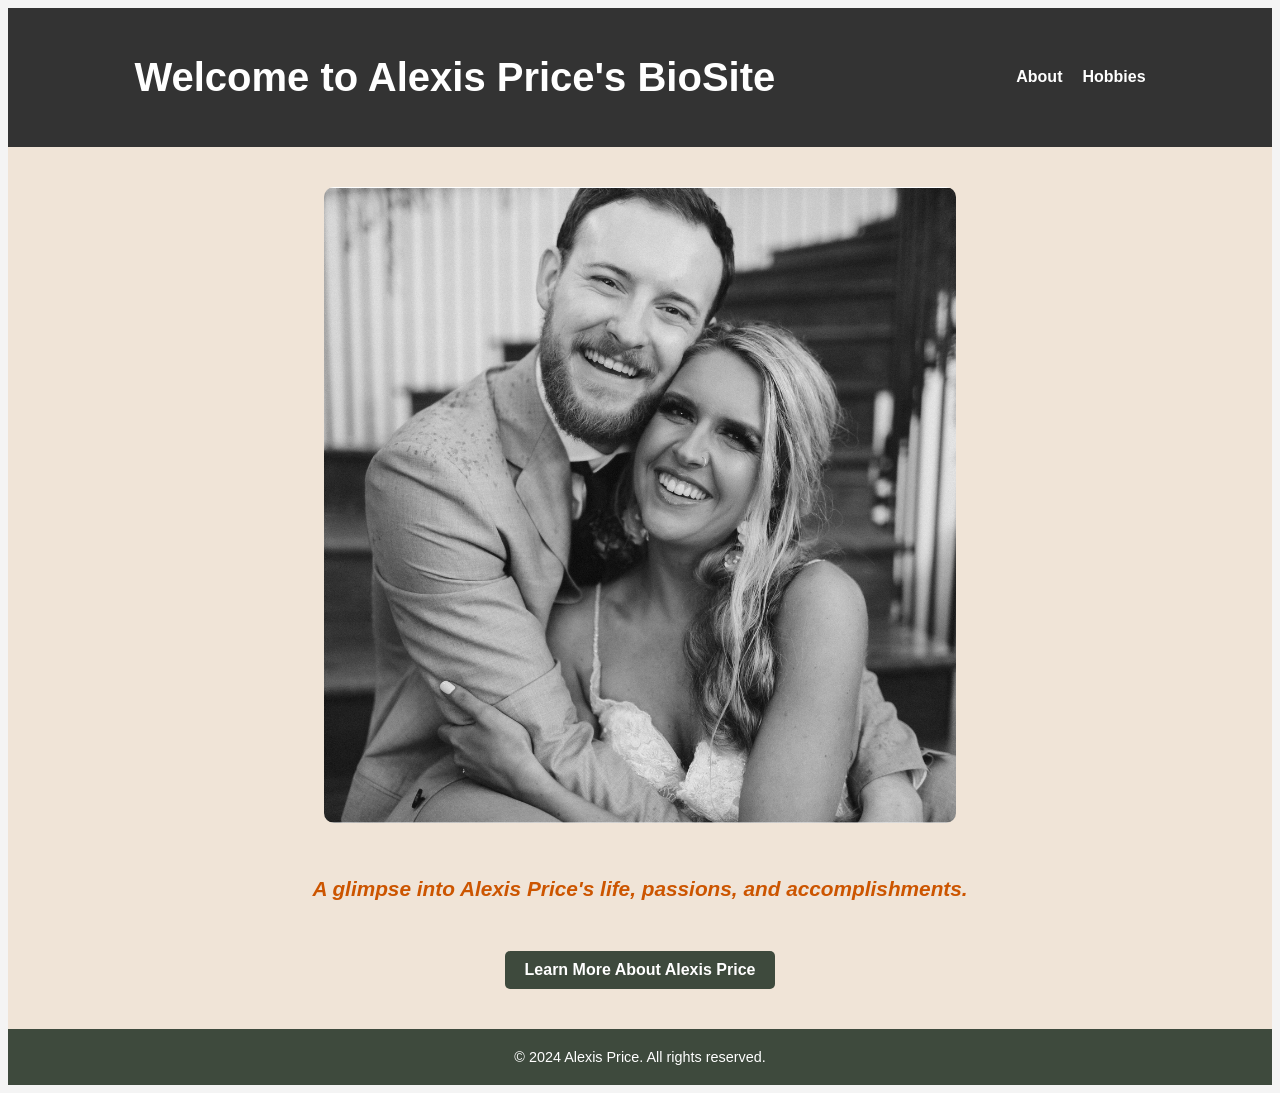
<file: CSD340 - Web Development with HTML and CSS/bioSite/index.html>
<!-- index.html -->

<!-- 12/07/24 -->
<!-- Ian Lewis -->
<!-- CSD 340 -->
<!-- bioSite -->

<!-- index.html - Landing Page -->
<!DOCTYPE html>
<html lang="en">
<head>
    <meta charset="UTF-8">
    <meta name="viewport" content="width=device-width, initial-scale=1.0">
    <link rel="stylesheet" href="styles.css">
    <title>BioSite: Alexis Price</title>
</head>
<body>
    <header>
        <div class="container">
            <h1>Welcome to Alexis Price's BioSite</h1>
            <nav>
                <ul>
                    <li><a href="about.html">About</a></li>
                    <li><a href="hobbies.html">Hobbies</a></li>
                </ul>
            </nav>
        </div>
    </header>

    <section class="landing">
        <div class="hero-image">
            <img src="images/portrait1.png" alt="Alexis Price Portrait">
        </div>
        <p class="intro-text">A glimpse into Alexis Price's life, passions, and accomplishments.</p>
        <a href="about.html" class="btn">Learn More About Alexis Price</a>
    </section>

    <footer>
        <p>&copy; 2024 Alexis Price. All rights reserved.</p>
    </footer>
</body>
</html>
</file>
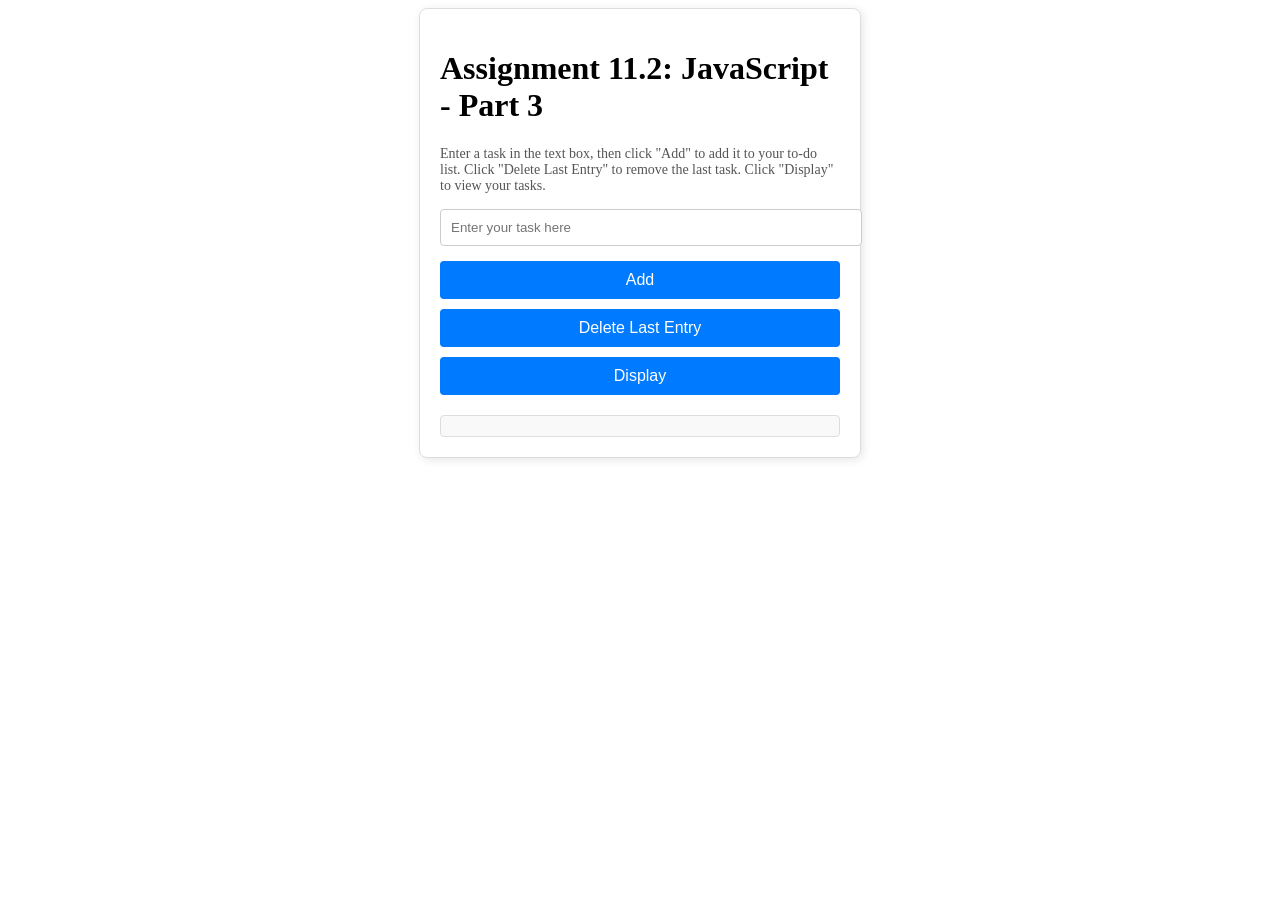
<file: CSD340 - Web Development with HTML and CSS/ilewis_Mod11_2.html>
<!-- ilewis_Mod11_2.html -->

<!DOCTYPE html>
<html lang="en">
<head>
    <meta charset="UTF-8">
    <meta name="viewport" content="width=device-width, initial-scale=1.0">
    <title>CSD 340 Web Development with HTML and CSS</title>
    <link rel="stylesheet" href="ilewis_Mod11_2.css">
</head>
<body>

    <div class="container">
        <h1>Assignment 11.2: JavaScript - Part 3</h1>
        <div class="instructions">
            Enter a task in the text box, then click "Add" to add it to your to-do list. Click "Delete Last Entry" to remove the last task. Click "Display" to view your tasks.
        </div>
        <input type="text" id="taskInput" placeholder="Enter your task here">
        <button onclick="addTask()">Add</button>
        <button onclick="deleteLastTask()">Delete Last Entry</button>
        <button onclick="displayTasks()">Display</button>
        <div id="output" class="output"></div>
    </div>

    <script src="ilewis_Mod11_2.js"></script>
</body>
</html>
</file>
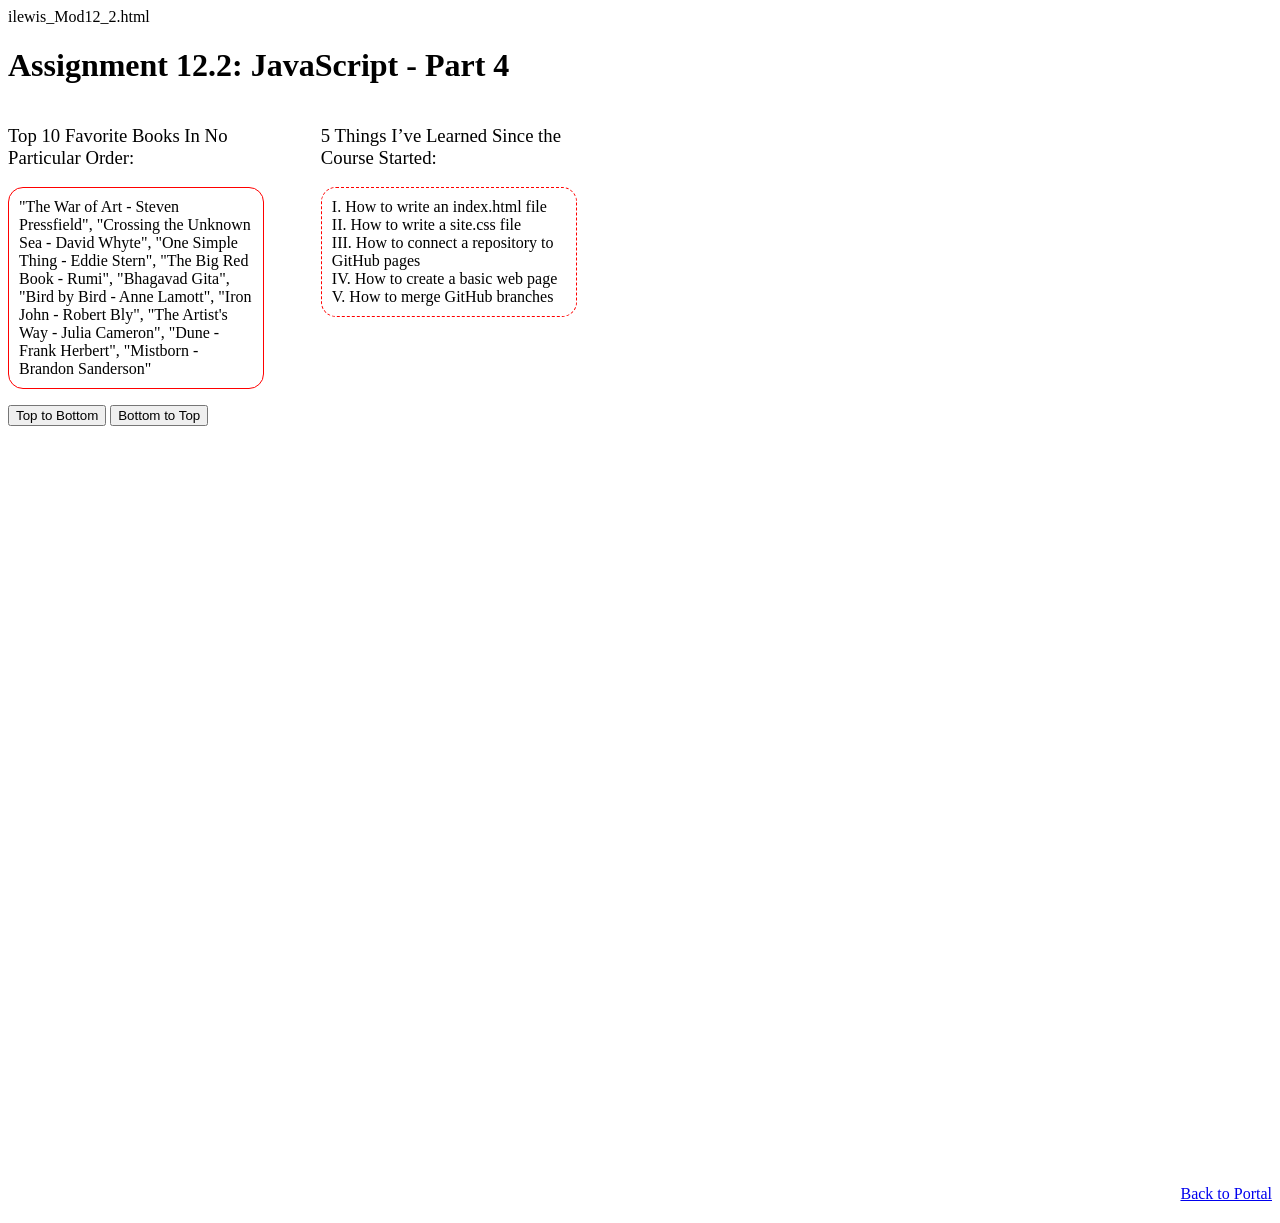
<file: CSD340 - Web Development with HTML and CSS/ilewis_Mod12_2.html>
ilewis_Mod12_2.html

<!DOCTYPE html>
<html lang="en">
<head>
    <meta charset="UTF-8">
    <meta name="viewport" content="width=device-width, initial-scale=1.0">
    <title>CSD 340 Web Development with HTML and CSS</title>
    <link rel="stylesheet" href="ilewis_Mod12_2.css">
    <script>
        // JavaScript displays books in different orders
        const books = [
            "The War of Art - Steven Pressfield",
            "Crossing the Unknown Sea - David Whyte",
            "One Simple Thing - Eddie Stern",
            "The Big Red Book - Rumi",
            "Bhagavad Gita",
            "Bird by Bird - Anne Lamott",
            "Iron John - Robert Bly",
            "The Artist's Way - Julia Cameron",
            "Dune - Frank Herbert",
            "Mistborn - Brandon Sanderson"
        ];

        function displayTopToBottom() {
            let bookList = "";
            for (let i = 0; i < books.length; i++) {
                bookList += `<li>${books[i]}</li>`;
            }
            document.getElementById("book-list").innerHTML = bookList;
        }

        function displayBottomToTop() {
            let bookList = "";
            for (let i = books.length - 1; i >= 0; i--) {
                bookList += `<li>${books[i]}</li>`;
            }
            document.getElementById("book-list").innerHTML = bookList;
        }
    </script>
</head>
<body>
    <!-- Main container -->
    <div id="container">
        <!-- Title Header -->
        <h1>Assignment 12.2: JavaScript - Part 4</h1>

        <!-- Side-by-Side Divs -->
        <div style="display: flex; justify-content: space-between;">
            <!-- Left Div for Favorite Books -->
            <div style="width: 45%;">
                <h3>Top 10 Favorite Books In No Particular Order:</h3>
                <ol id="book-list">
                    <!-- Initial book list -->
                    "The War of Art - Steven Pressfield",
                    "Crossing the Unknown Sea - David Whyte",
                    "One Simple Thing - Eddie Stern",
                    "The Big Red Book - Rumi",
                    "Bhagavad Gita",
                    "Bird by Bird - Anne Lamott",
                    "Iron John - Robert Bly",
                    "The Artist's Way - Julia Cameron",
                    "Dune - Frank Herbert",
                    "Mistborn - Brandon Sanderson"
                </ol>
                <!-- Buttons for sorting -->
                <button onclick="displayTopToBottom()">Top to Bottom</button>
                <button onclick="displayBottomToTop()">Bottom to Top</button>
            </div>

            <!-- Right Div for Course Learnings -->
            <div style="width: 45%;">
                <h3>5 Things I’ve Learned Since the Course Started:</h3>
                <ul>
                    <li>How to write an index.html file</li>
                    <li>How to write a site.css file</li>
                    <li>How to connect a repository to GitHub pages</li>
                    <li>How to create a basic web page</li>
                    <li>How to merge GitHub branches</li>
                </ul>
            </div>
        </div>

        <!-- Bottom Div with Link Back to Portal -->
        <div style="width: 100%; margin-top: 60%;">
            <a href="index.html" style="float: right;">Back to Portal</a>
        </div>
    </div>
</body>
</html>
</file>
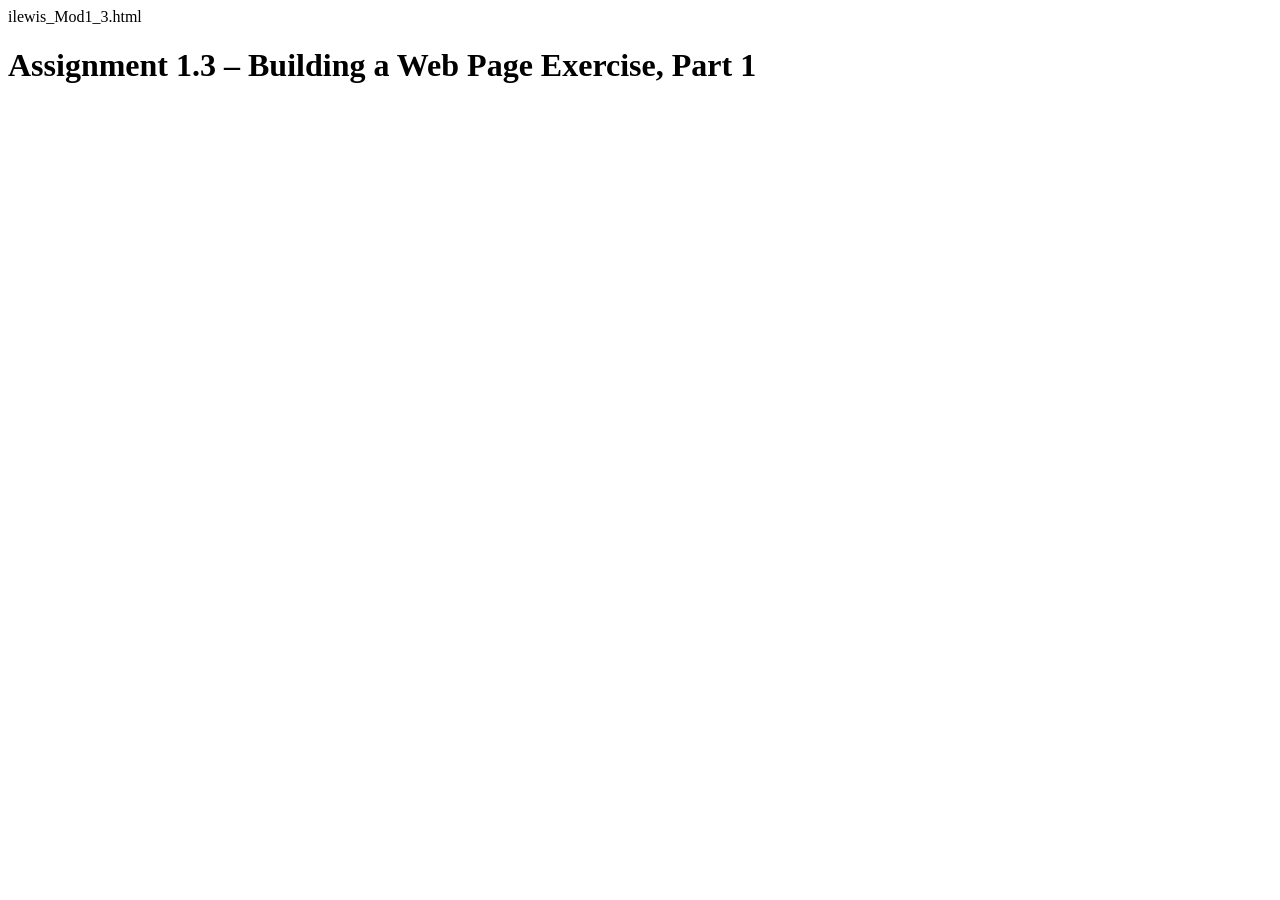
<file: CSD340 - Web Development with HTML and CSS/ilewis_Mod1_3.html>
ilewis_Mod1_3.html

<!DOCTYPE html>
<html lang="en">
<head>
    <title>CSD 340 Web Development with HTML and CSS</title>
</head>
<body>
    <h1>Assignment 1.3 – Building a Web Page Exercise, Part 1</h1>
</body>
</html>
</file>
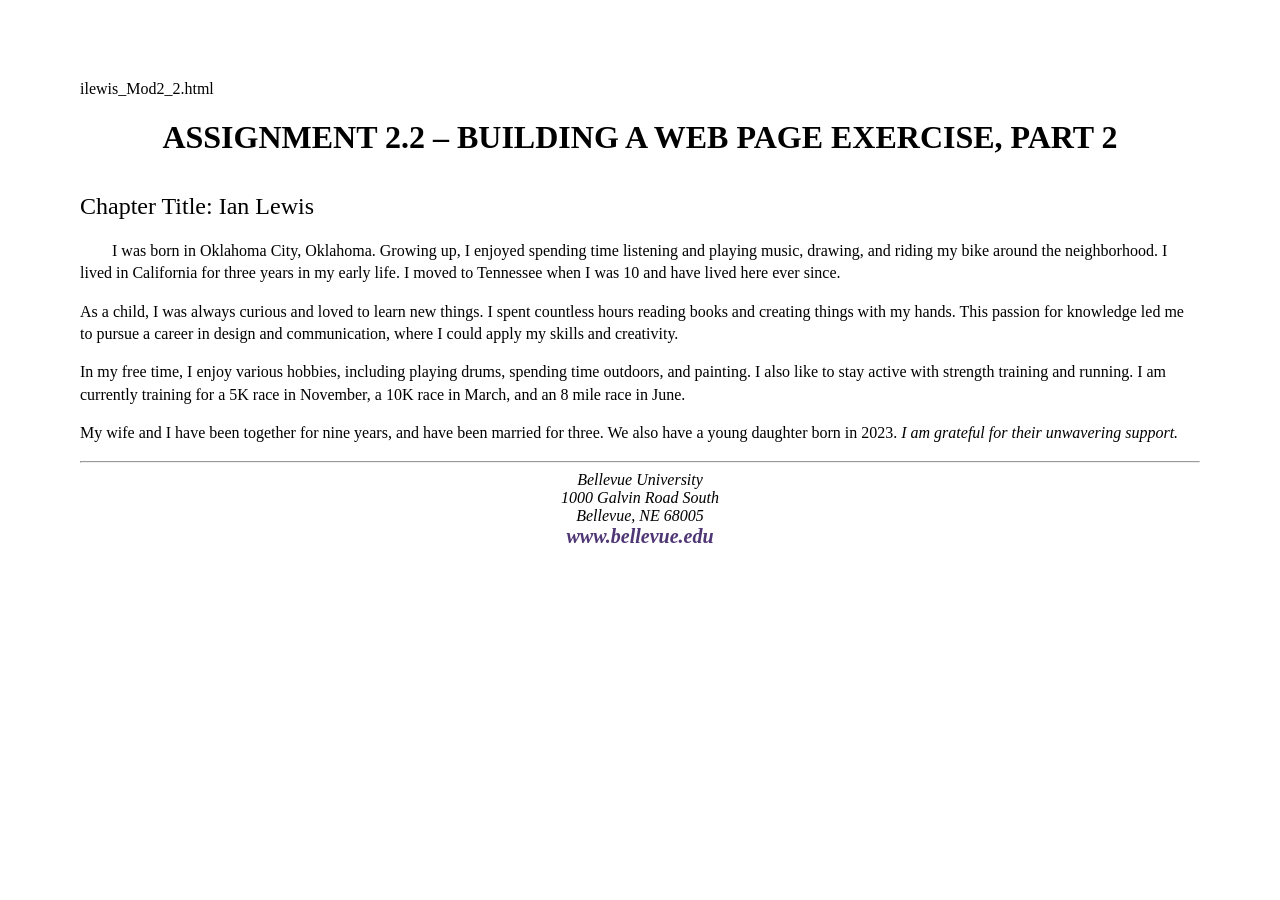
<file: CSD340 - Web Development with HTML and CSS/ilewis_Mod2_2.html>
ilewis_Mod2_2.html

<!DOCTYPE html>
<html lang="en">
<head>
    <meta charset="UTF-8">
    <meta name="viewport" content="width=device-width, initial-scale=1.0">
    <meta name="author" content="Ian Lewis">
    <meta name="description" content="CSD 340 Module 2_2 Assignment.">
    <link rel="stylesheet" href="ilewis_Mod2_2.css">
    <title>CSD 340 Development with HTML and CSS</title>
</head>
<body>
    <div id="container">
        <h1>Assignment 2.2 – Building a Web Page Exercise, Part 2</h1>
        <h2>Chapter Title: Ian Lewis</h2>

        <p class="intro">
            I was born in Oklahoma City, Oklahoma. Growing up, I enjoyed spending time listening and playing music, drawing, and riding my bike around the neighborhood. I lived in California for three years in my early life. I moved to Tennessee when I was 10 and have lived here ever since.
        </p>
        
        <p>
            As a child, I was always curious and loved to learn new things. I spent countless hours reading books and creating things with my hands. This passion for knowledge led me to pursue a career in design and communication, where I could apply my skills and creativity.
        </p>

        <p>
            In my free time, I enjoy various hobbies, including playing drums, spending time outdoors, and painting. I also like to stay active with strength training and running. I am currently training for a 5K race in November, a 10K race in March, and an 8 mile race in June.
        </p>

        <p>
            My wife and I have been together for nine years, and have been married for three. We also have a young daughter born in 2023.
            <span class="sentence">I am grateful for their unwavering support.</span>
        </p>

        <hr />
        
        <address>
            Bellevue University <br>
            1000 Galvin Road South <br>
            Bellevue, NE 68005 <br>
            <a href="https://www.bellevue.edu">www.bellevue.edu</a>
        </address>
    </div>
</body>
</html>
</file>
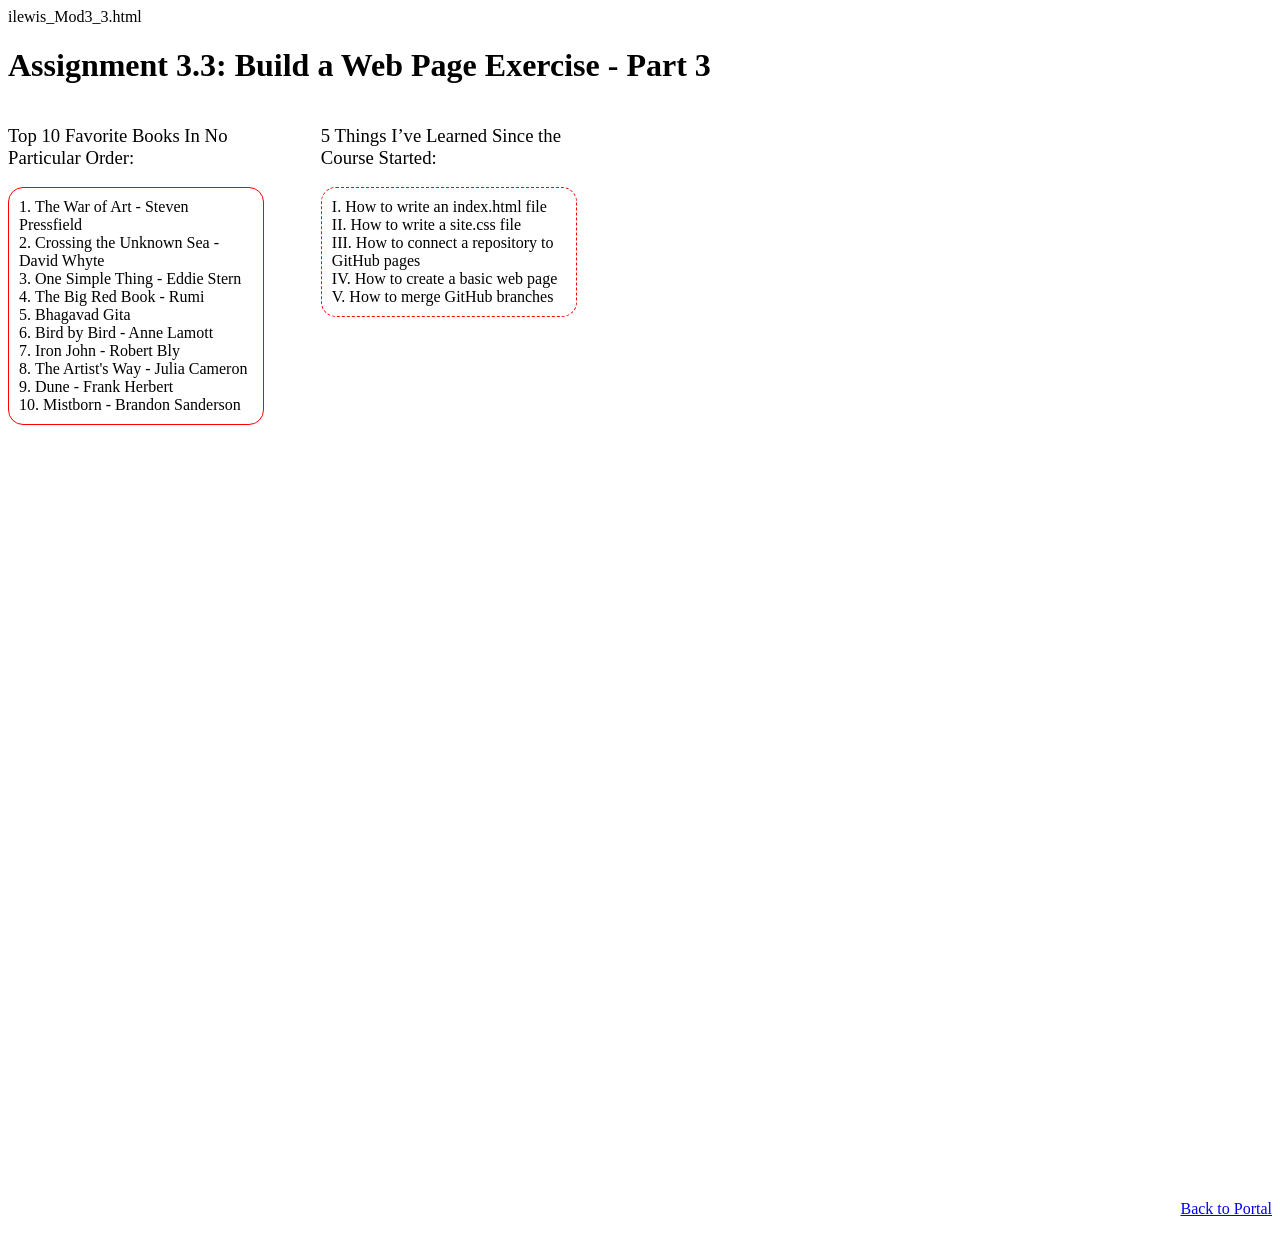
<file: CSD340 - Web Development with HTML and CSS/ilewis_Mod3_3.html>
ilewis_Mod3_3.html

<!DOCTYPE html>
<html lang="en">
<head>
    <meta charset="UTF-8">
    <meta name="viewport" content="width=device-width, initial-scale=1.0">
    <title>CSD 340 Web Development with HTML and CSS</title>
    <link rel="stylesheet" href="ilewis_Mod3_3.css">
</head>
<body>
    <!-- Main container -->
    <div id="container">
        <!-- Title Header -->
        <h1>Assignment 3.3: Build a Web Page Exercise - Part 3</h1>

        <!-- Side-by-Side Divs -->
        <div style="display: flex; justify-content: space-between;">
            <!-- Left Div for Favorite Books -->
            <div style="width: 45%;">
                <h3>Top 10 Favorite Books In No Particular Order:</h3>
                <ol>
                    <li>The War of Art - Steven Pressfield</li>
                    <li>Crossing the Unknown Sea - David Whyte</li>
                    <li>One Simple Thing - Eddie Stern</li>
                    <li>The Big Red Book - Rumi</li>
                    <li>Bhagavad Gita</li>
                    <li>Bird by Bird - Anne Lamott</li>
                    <li>Iron John - Robert Bly</li>
                    <li>The Artist's Way - Julia Cameron</li>
                    <li>Dune - Frank Herbert</li>
                    <li>Mistborn - Brandon Sanderson</li>
                </ol>
            </div>

            <!-- Right Div for Course Learnings -->
            <div style="width: 45%;">
                <h3>5 Things I’ve Learned Since the Course Started:</h3>
                <ul>
                    <li>How to write an index.html file</li>
                    <li>How to write a site.css file</li>
                    <li>How to connect a repository to GitHub pages</li>
                    <li>How to create a basic web page</li>
                    <li>How to merge GitHub branches</li>
                </ul>
            </div>
        </div>

        <!-- Bottom Div with Link Back to Portal -->
        <div style="width: 100%; margin-top: 60%;">
            <a href="index.html" style="float: right;">Back to Portal</a>
        </div>
    </div>
</body>
</html>
</file>
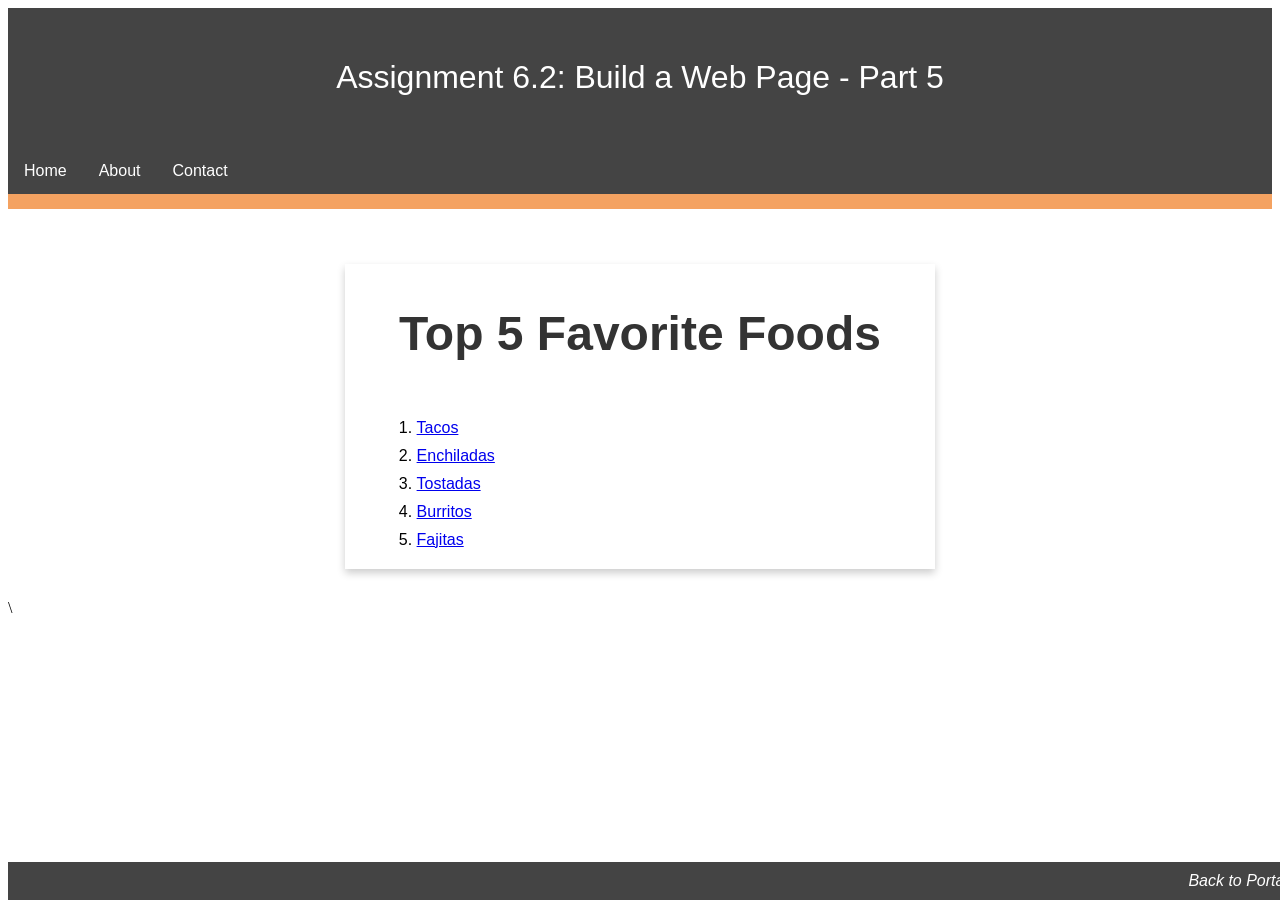
<file: CSD340 - Web Development with HTML and CSS/ilewis_Mod6_2.html>
<!-- ilewis_Mod6_2.html -->

<!-- 11/16/24 -->
<!-- Ian Lewis -->
<!-- CSD 340 -->
<!-- Module 6 Assignment -->

<!DOCTYPE html>
<html lang="en">

<head>
    <meta charset="UTF-8">
    <meta name="viewport" content="width=device-width, initial-scale=1.0">
    <title>CSD 340 Web Development with HTML and CSS</title>
    <link rel="stylesheet" href="ilewis_Mod6_2.css">
</head>

<body>
    <!-- Header Section -->
    <header style="text-align:center; color:white; background-color:#444; padding: 30px;">
        <h1>Assignment 6.2: Build a Web Page - Part 5</h1>
    </header>

    <!-- Navbar Section -->
    <div id="navbar">
        <a href="#">Home</a>
        <a href="#">About</a>
        <a href="#">Contact</a>
    </div>

    <!-- Container Section -->
    <div id="container">
        <!-- Card Section -->
        <div class="card">
            <div class="card-title">
                <h2>Top 5 Favorite Foods</h2>
            </div>
            <div class="card-content">
                <ol>
                    <li><a href="https://www.recipetineats.com/chicken-tacos-with-sauce/" target="_blank">Tacos</a></li>
                    <li><a href="https://www.inspiredtaste.net/11767/salsa-verde-chicken-enchiladas/" target="_blank">Enchiladas</a></li>
                    <li><a href="https://keytomylime.com/chicken-tostadas-recipe/" target="_blank">Tostadas</a></li>
                    <li><a href="https://carlsbadcravings.com/smothered-baked-chicken-burritos-recipe/" target="_blank">Burritos</a></li>
                    <li><a href="https://downshiftology.com/recipes/chicken-fajitas/" target="_blank">Fajitas</a></li>
                </ol>
            </div>
        </div>
    </div>

    <!-- Footer Section -->
    <footer>
        <a href="index.html" style="color: #fff; font-weight: 400; float: right; padding-right: 10px; font-style: italic;">Back to Portal</a>
    </footer>
</body>

</html>\
</file>
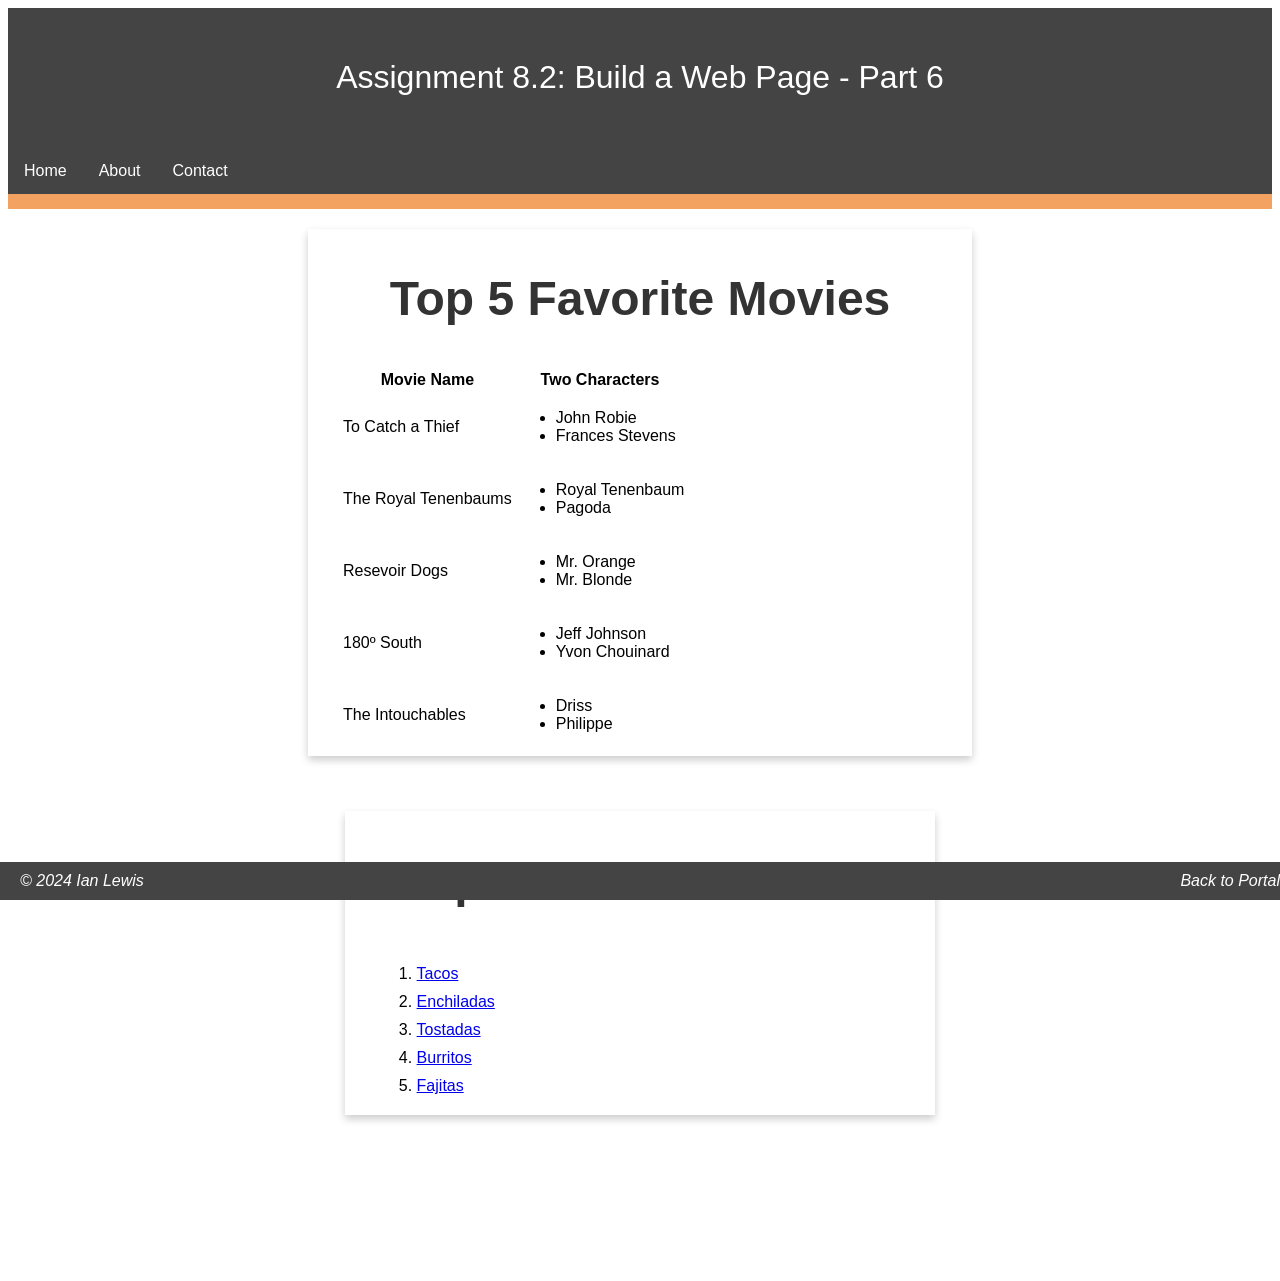
<file: CSD340 - Web Development with HTML and CSS/ilewis_Mod8_2.html>
<!-- ilewis_Mod8_2.html -->

<!-- 11/24/24 -->
<!-- Ian Lewis -->
<!-- CSD 340 -->
<!-- Module 8 Assignment -->

<!DOCTYPE html>
<html lang="en">

<head>
    <meta charset="UTF-8">
    <meta name="viewport" content="width=device-width, initial-scale=1.0">
    <title>CSD 340 Web Development with HTML and CSS</title>
    <link rel="stylesheet" href="ilewis_Mod8_2.css">
</head>

<body>
    <!-- Header Section -->
    <header style="text-align:center; color:white; background-color:#444; padding: 30px;">
        <h1>Assignment 8.2: Build a Web Page - Part 6</h1>
    </header>

    <!-- Navbar Section -->
    <div id="navbar">
        <a href="#">Home</a>
        <a href="#">About</a>
        <a href="#">Contact</a>
    </div>

    <!-- Card Section for Favorite Movies -->
    <div class="card">
        <div class="card-title">
            <h2>Top 5 Favorite Movies</h2>
        </div>
        <div class="card-content">
            <table>
                <tr>
                    <th>Movie Name</th>
                    <th>Two Characters</th>
                </tr>
                <tr>
                    <td>To Catch a Thief</td>
                    <td>
                        <ul>
                            <li>John Robie</li>
                            <li>Frances Stevens</li>
                        </ul>
                    </td>
                </tr>
                <tr>
                    <td>The Royal Tenenbaums</td>
                    <td>
                        <ul>
                            <li>Royal Tenenbaum</li>
                            <li>Pagoda</li>
                        </ul>
                    </td>
                </tr>
                <tr>
                    <td>Resevoir Dogs</td>
                    <td>
                        <ul>
                            <li>Mr. Orange</li>
                            <li>Mr. Blonde</li>
                        </ul>
                    </td>
                </tr>
                <tr>
                    <td>180º South</td>
                    <td>
                        <ul>
                            <li>Jeff Johnson</li>
                            <li>Yvon Chouinard</li>
                        </ul>
                    </td>
                </tr>
                <tr>
                    <td>The Intouchables</td>
                    <td>
                        <ul>
                            <li>Driss</li>
                            <li>Philippe</li>
                        </ul>
                    </td>
                </tr>
            </table>
        </div>
    </div>
</div>

    <!-- Container Section -->
    <div id="container">
        <!-- Card Section for Favorite Foods -->
        <div class="card">
            <div class="card-title">
                <h2>Top 5 Favorite Foods</h2>
            </div>
            <div class="card-content">
                <ol>
                    <li><a href="https://www.recipetineats.com/chicken-tacos-with-sauce/" target="_blank">Tacos</a></li>
                    <li><a href="https://www.inspiredtaste.net/11767/salsa-verde-chicken-enchiladas/" target="_blank">Enchiladas</a></li>
                    <li><a href="https://keytomylime.com/chicken-tostadas-recipe/" target="_blank">Tostadas</a></li>
                    <li><a href="https://carlsbadcravings.com/smothered-baked-chicken-burritos-recipe/" target="_blank">Burritos</a></li>
                    <li><a href="https://downshiftology.com/recipes/chicken-fajitas/" target="_blank">Fajitas</a></li>
                </ol>
            </div>
        </div>

        <!-- Line breaks between cards -->
        <br><br>


    <!-- Footer Section -->
    <footer>
        <p>&copy; 2024 Ian Lewis</p>
        <a href="index.html" style="color: #fff; font-weight: 400; float: right; padding-right: 10px; font-style: italic;">Back to Portal</a>
    </footer>
</body>

</html>
</file>
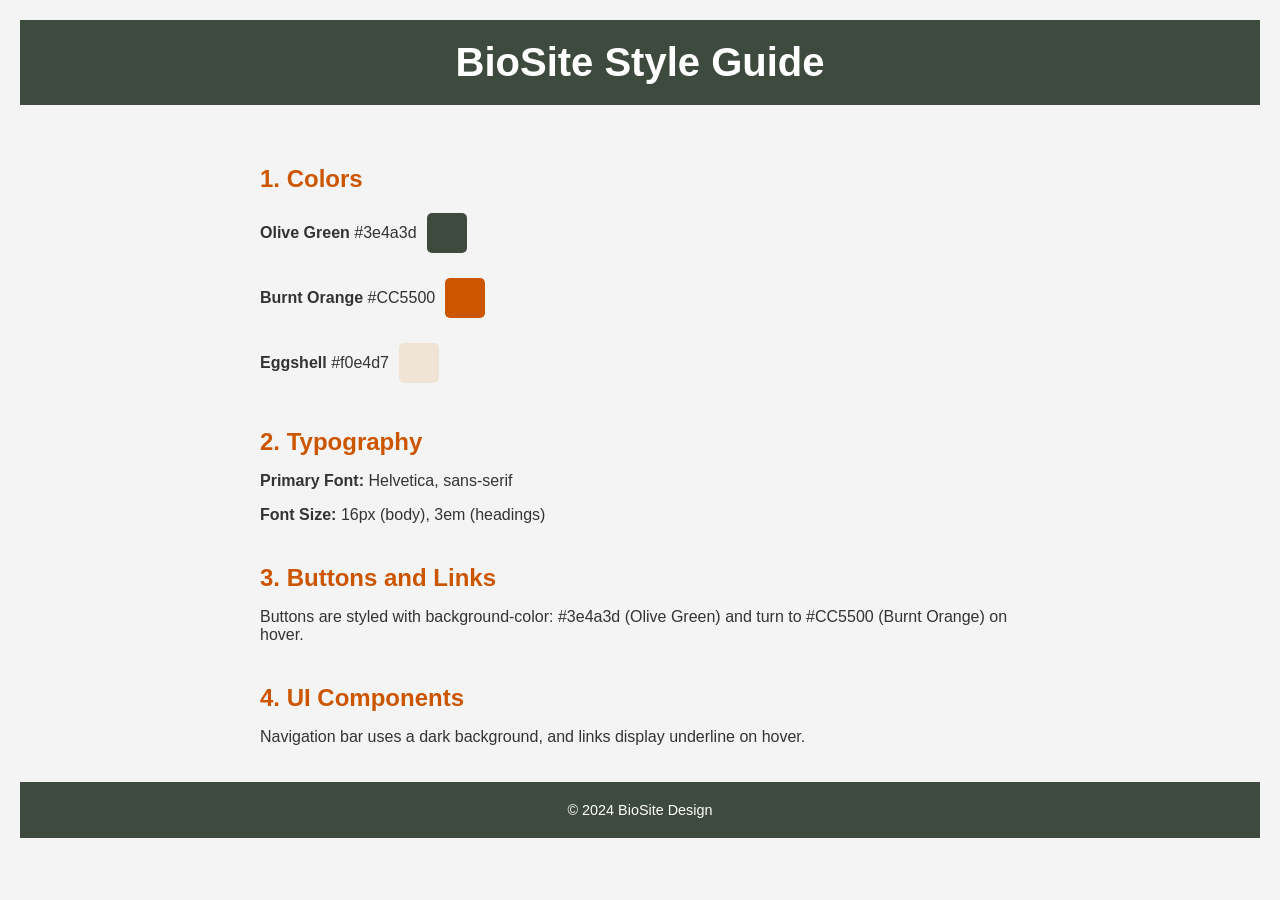
<file: CSD340 - Web Development with HTML and CSS/styleguide.html>
<!-- styleguide.html -->

<!-- 12/07/24 -->
<!-- Ian Lewis -->
<!-- CSD 340 -->
<!-- bioSite -->

<!DOCTYPE html>
<html lang="en">
<head>
    <meta charset="UTF-8">
    <meta name="viewport" content="width=device-width, initial-scale=1.0">
    <title>Style Guide | BioSite</title>
    <link rel="stylesheet" href="styles.css">
    <style>
        /* CSS styles */
        body {
            margin: 0;
            padding: 20px;
            font-family: Helvetica, sans-serif;
        }

        header {
            text-align: center;
            padding: 20px;
            background-color: #3e4a3d;
        }

        h1 {
            margin: 0;
            font-size: 2.5em;
            color: #ffffff;
        }

        .style-guide {
            max-width: 800px;
            margin: 0 auto;
            padding: 20px;
            box-sizing: border-box;
        }

        h2 {
            margin-top: 40px;
            margin-bottom: 15px;
            color: #CC5500;
        }

        .color-sample {
            display: flex;
            align-items: center;
            gap: 10px;
            margin-bottom: 15px;
        }

        .color-box {
            width: 40px;
            height: 40px;
            border-radius: 5px;
        }
    </style>
</head>
<body>
    <header>
        <h1>BioSite Style Guide</h1>
    </header>
    <section class="style-guide">
        <h2>1. Colors</h2>
        <div class="color-sample">
            <p><strong>Olive Green</strong> #3e4a3d</p>
            <div class="color-box" style="background-color: #3e4a3d;"></div>
        </div>
        <div class="color-sample">
            <p><strong>Burnt Orange</strong> #CC5500</p>
            <div class="color-box" style="background-color: #CC5500;"></div>
        </div>
        <div class="color-sample">
            <p><strong>Eggshell</strong> #f0e4d7</p>
            <div class="color-box" style="background-color: #f0e4d7;"></div>
        </div>

        <h2>2. Typography</h2>
        <p><strong>Primary Font:</strong> Helvetica, sans-serif</p>
        <p><strong>Font Size:</strong> 16px (body), 3em (headings)</p>

        <h2>3. Buttons and Links</h2>
        <p>Buttons are styled with background-color: #3e4a3d (Olive Green) and turn to #CC5500 (Burnt Orange) on hover.</p>

        <h2>4. UI Components</h2>
        <p>Navigation bar uses a dark background, and links display underline on hover.</p>
    </section>

    <footer>
        <p>&copy; 2024 BioSite Design</p>
    </footer>
</body>
</html>
</file>
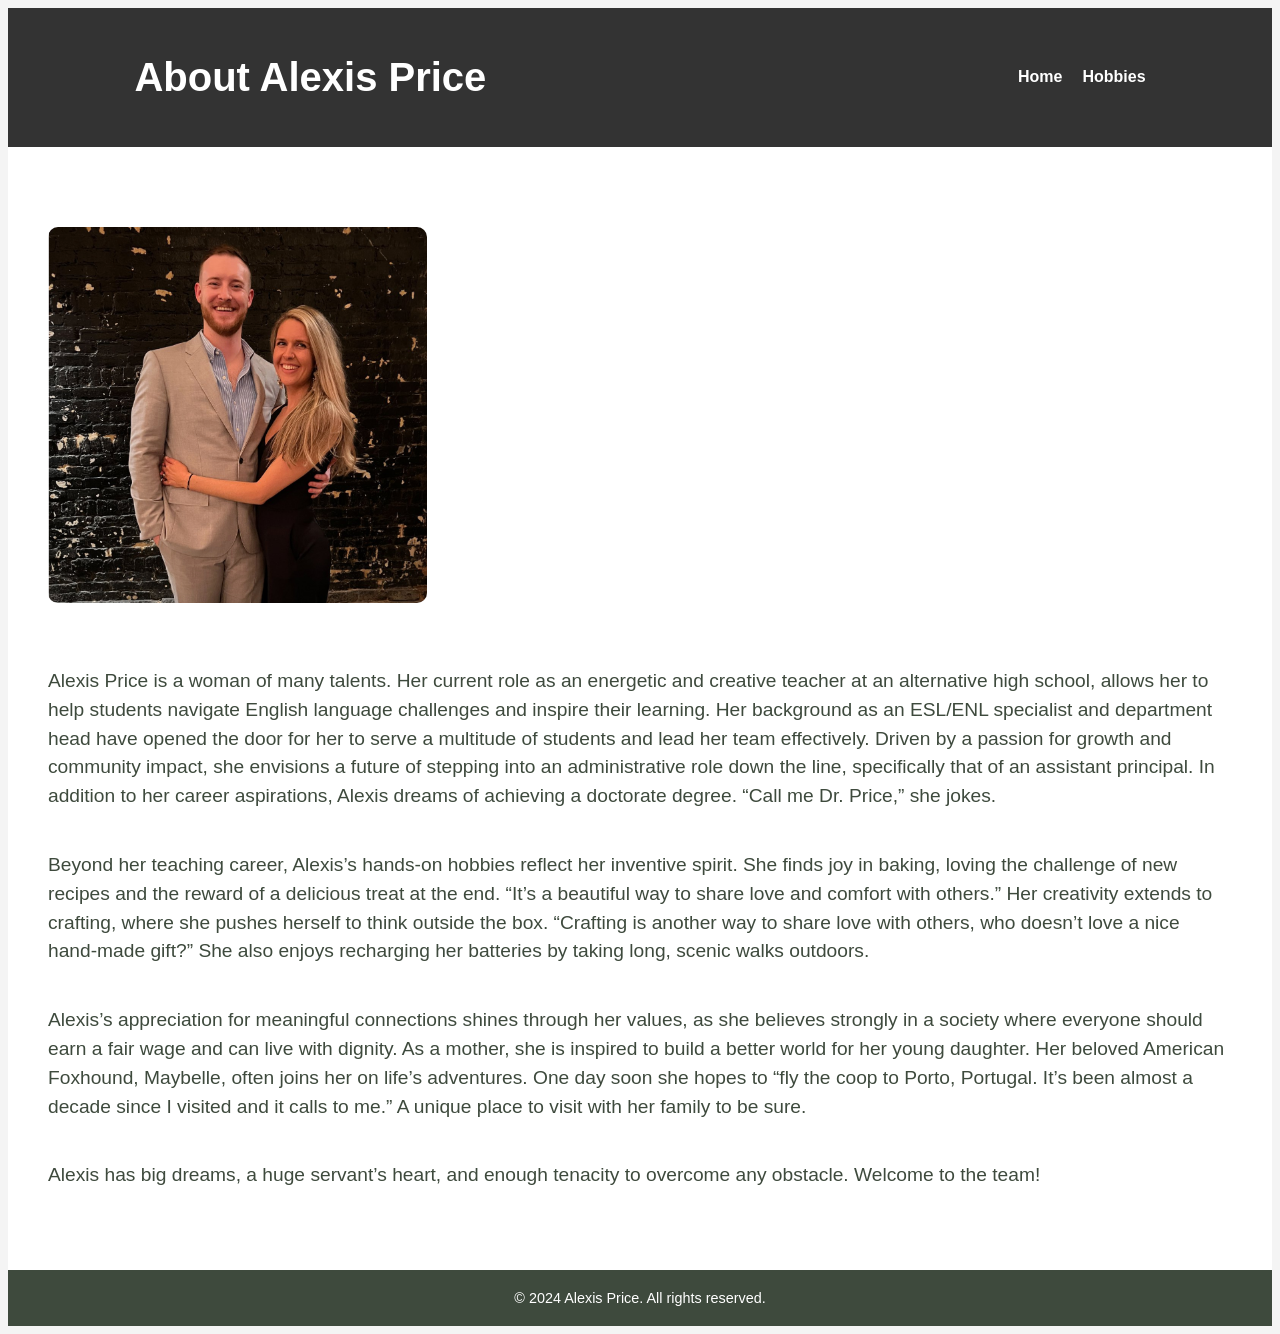
<file: CSD340 - Web Development with HTML and CSS/bioSite/about.html>
<!-- about.html - About Page -->

<!-- 12/07/24 -->
<!-- Ian Lewis -->
<!-- CSD 340 -->
<!-- bioSite -->

<!DOCTYPE html>
<html lang="en">
<head>
    <meta charset="UTF-8">
    <meta name="viewport" content="width=device-width, initial-scale=1.0">
    <link rel="stylesheet" href="styles.css">
    <title>About Alexis Price</title>
</head>
<body>
    <header>
        <div class="container">
            <h1>About Alexis Price</h1>
            <nav>
                <ul>
                    <li><a href="index.html">Home</a></li>
                    <li><a href="hobbies.html">Hobbies</a></li>
                </ul>
            </nav>
        </div>
    </header>

    <section class="about">
        <div class="portrait">
            <img src="images/portrait2.png" alt="Alexis Price Portrait">
        </div>
        <p>Alexis Price is a woman of many talents. Her current role as an energetic and creative teacher at an alternative high school, allows her to help students navigate English language challenges and inspire their learning. Her background as an ESL/ENL specialist and department head have opened the door for her to serve a multitude of students and lead her team effectively. Driven by a passion for growth and community impact, she envisions a future of stepping into an administrative role down the line, specifically that of an assistant principal. In addition to her career aspirations, Alexis dreams of achieving a doctorate degree. “Call me Dr. Price,” she jokes.</p>
            
        <p>Beyond her teaching career, Alexis’s hands-on hobbies reflect her inventive spirit. She finds joy in baking, loving the challenge of new recipes and the reward of a delicious treat at the end. “It’s a beautiful way to share love and comfort with others.” Her creativity extends to crafting, where she pushes herself to think outside the box. “Crafting is another way to share love with others, who doesn’t love a nice hand-made gift?” She also enjoys recharging her batteries by taking long, scenic walks outdoors.</p>

        <p>Alexis’s appreciation for meaningful connections shines through her values, as she believes strongly in a society where everyone should earn a fair wage and can live with dignity. As a mother, she is inspired to build a better world for her young daughter. Her beloved American Foxhound, Maybelle, often joins her on life’s adventures. One day soon she hopes to “fly the coop to Porto, Portugal. It’s been almost a decade since I visited and it calls to me.” A unique place to visit with her family to be sure.</p>

        <p>Alexis has big dreams, a huge servant’s heart, and enough tenacity to overcome any obstacle. Welcome to the team!</p>
    </section>

    <footer>
        <p>&copy; 2024 Alexis Price. All rights reserved.</p>
    </footer>
</body>
</html>
</file>
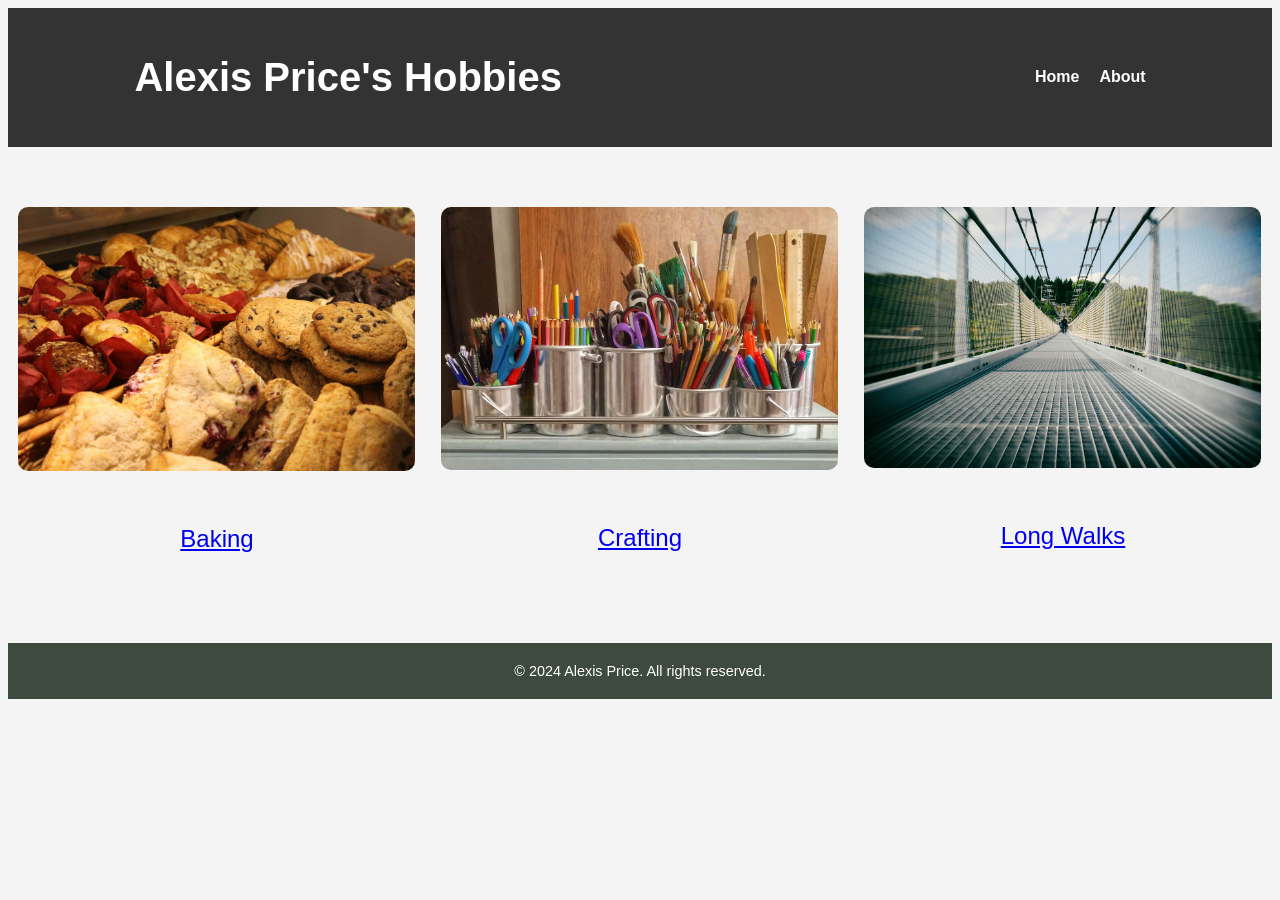
<file: CSD340 - Web Development with HTML and CSS/bioSite/hobbies.html>
<!-- hobbies.html - Hobbies Page -->

<!-- 12/07/24 -->
<!-- Ian Lewis -->
<!-- CSD 340 -->
<!-- bioSite -->

<!DOCTYPE html>
<html lang="en">
<head>
    <meta charset="UTF-8">
    <meta name="viewport" content="width=device-width, initial-scale=1.0">
    <link rel="stylesheet" href="styles.css">
    <title>Alexis Price's Hobbies</title>
</head>
<body>
    <header>
        <div class="container">
            <h1>Alexis Price's Hobbies</h1>
            <nav>
                <ul>
                    <li><a href="index.html">Home</a></li>
                    <li><a href="about.html">About</a></li>
                </ul>
            </nav>
        </div>
    </header>

    <section class="hobbies">
        <div class="hobby">
            <a href="https://en.wikipedia.org/wiki/Baking" target="_blank">
                <img src="images/hobby1.jpg" alt="Baking">
            </a>
            <p><a href="https://en.wikipedia.org/wiki/Baking" target="_blank">Baking</a></p>
        </div>
        <div class="hobby">
            <a href="https://en.wikipedia.org/wiki/Craft" target="_blank">
                <img src="images/hobby2.jpg" alt="Crafting">
            </a>
            <p><a href="https://en.wikipedia.org/wiki/Craft" target="_blank">Crafting</a></p>
        </div>
        <div class="hobby">
            <a href="https://en.wikipedia.org/wiki/Walking" target="_blank">
                <img src="images/hobby3.jpg" alt="Long Walks">
            </a>
            <p><a href="https://en.wikipedia.org/wiki/Walking" target="_blank">Long Walks</a></p>
        </div>
    </section>

    <footer>
        <p>&copy; 2024 Alexis Price. All rights reserved.</p>
    </footer>
</body>
</html>
</file>
<file: CSD340 - Web Development with HTML and CSS/bioSite/styles.css>
styles.css

/* 11/09/24 */
/* Ian Lewis */
/* CSD 340 */
/* bioSite */

/* ... */
/* General Body and Layout */
* {
    margin: 0;
    padding: 0;
    box-sizing: border-box;
}

body {
    font-family: Helvetica, sans-serif;
    background-color: #f4f4f4;
    color: #333;
}

.container {
    width: 80%;
    margin: 0 auto;
}

/* Header Styling */
header {
    background-color: #333;
    color: #fff;
    padding: 20px 0;
}

header .container {
    display: flex;
    justify-content: space-between;
    align-items: center;
}

header h1 {
    font-size: 2.5em;
}

nav ul {
    list-style-type: none;
    display: flex;
}

nav ul li {
    margin-left: 20px;
}

nav ul li a {
    color: #fff;
    text-decoration: none;
    font-weight: bold;
}

nav ul li a:hover {
    text-decoration: underline;
}

/* Landing Page */
.landing {
    text-align: center;
    padding: 40px 0;
    background-color: #f0e4d7; /* Light neutral background */
}

.landing h1 {
    color: #3e4a3d; /* Olive green */
    font-size: 3em;
}

.hero-image img {
    width: 50%;
    border-radius: 10px;
}

.intro-text {
    font-size: 1.3em;
    margin: 20px 0;
    color: #CC5500; /* Burnt orange */
    padding: 30px;
    font-style: italic;
    font-weight: 600;
}

.btn {
    display: inline-block;
    background-color: #3e4a3d; /* Olive green */
    color: #fff;
    padding: 10px 20px;
    text-decoration: none;
    border-radius: 5px;
    font-weight: bold;
}

.btn:hover {
    background-color: #CC5500; /* Burnt orange */
}

/* About Page */
.about {
    padding: 40px 0;
    background-color: #fff;
    
}

.about .portrait img {
    width: 30%;
    border-radius: 10px;
    margin: 40px;
    margin-bottom: 20px;
}

.about p {
    font-size: 1.2em;
    line-height: 1.5;
    color: #3e4a3d;
    margin: 40px;
}

/* Hobbies Page */
.hobbies {
    padding: 50px 0;
    display: grid;
    grid-template-columns: repeat(3, 1fr);
    gap: 5px;
}

.hobby img {
    width: 95%;
    border-radius: 10px;
    margin: 10px;
}

.hobby p {
    text-align: center;
    color: #333;
    font-size: 1.5em;
    margin: 40px;
}

/* Footer */
footer {
    background-color: #3e4a3d;
    color: #fff;
    padding: 20px 0;
    text-align: center;
    font-size: 0.9em;
}

footer p {
    margin: 0;
}
</file>
<file: CSD340 - Web Development with HTML and CSS/ilewis_Mod11_2.css>
ilewis_Mod2_2.css

/* ilewis_Mod10_3.css */

body {
    font-family: Arial, sans-serif;
    margin: 20px;
    line-height: 1.6;
}
.container {
    max-width: 400px;
    margin: 0 auto;
    padding: 20px;
    border: 1px solid #ddd;
    border-radius: 8px;
    box-shadow: 2px 2px 10px rgba(0, 0, 0, 0.1);
}
input[type="text"] {
    width: 100%;
    padding: 10px;
    margin-bottom: 10px;
    border: 1px solid #ccc;
    border-radius: 4px;
}
button {
    width: 100%;
    padding: 10px;
    margin: 5px 0;
    border: none;
    border-radius: 4px;
    background-color: #007BFF;
    color: white;
    font-size: 16px;
    cursor: pointer;
}
button:hover {
    background-color: #0056b3;
}
.instructions {
    margin-bottom: 15px;
    font-size: 14px;
    color: #555;
}
.output {
    margin-top: 15px;
    padding: 10px;
    border: 1px solid #ddd;
    border-radius: 4px;
    background-color: #f9f9f9;
}
</file>
<file: CSD340 - Web Development with HTML and CSS/ilewis_Mod12_2.css>
ilewis_Mod12_2.css

/* Center the h1 title */
h1 {
    text-align: center;
}

/* Style for side-by-side divs */
#container > div {
    width: 45%;
    display: inline-block;
    vertical-align: top;
}

/* Style for the last div */
#container > div:last-child {
    width: 100%;
    margin-top: 60%;
    float: right;
    margin-bottom: 20px;
}

/* Style for h3 tags */
h3 {
    font-weight: 500;
}

/* Style for lists */
ol, ul {
    font-weight: 300;
    padding: 10px;
}

/* Style for ordered list and its title */
ol {
    border: 1px solid red;
    border-radius: 15px;
    list-style-type: decimal;
    list-style-position: inside;
}

/* Style for unordered list and its title */
ul {
    border: 1px dashed red;
    border-radius: 15px;
    list-style-type: upper-roman;
    list-style-position: inside;
}

/* Link hover effect */
a:hover {
    text-decoration: underline;
}
</file>
<file: CSD340 - Web Development with HTML and CSS/ilewis_Mod2_2.css>
ilewis_Mod2_2.css

/* Sets HTML and body font size */
html, body {
    font-size: 16px;
    margin: 40;
    padding: 40;
}

/* Paragraph styles */
p {
    font-weight: 400;
    line-height: 1.4em;
}

/* Heading styles */
h1 {
    font-weight: 700;
    text-transform: uppercase; /* Makes text uppercase */
    text-align: center; /* Centers h1 text */
}

h2 {
    font-weight: 500;
    text-align: left; /* Aligns h2 text to the left */
    padding-top: 15px; /* Adds top padding to the h2 */
}

/* Address styles */
address {
    text-align: center; /* Centers address text */
}

/* Website URL styles */
a {
    font-weight: bold; /* Makes website link bold */
    font-size: 1.25em; /* Sets font size for website link */
    color: #4F3674; /* Sets font color */
    text-decoration: none; /* Removes underline from link */
}

/* Hover and visited pseudo-class styles */
a:hover {
    text-decoration: underline; /* Underlines link on hover */
    background-color: #D6A800; /* Background color on hover */
}

a:visited {
    color: #3F3F3F; /* Visited link color*/
    font-style: italic; /* Italicizes visited link */
}

/* CSS class for sentence */
.sentence {
    font-style: italic; /* Applies italic style */
}

/* CSS class for intro */
.intro {
    text-indent: 2em; /* Indents first paragraph */
}
</file>
<file: CSD340 - Web Development with HTML and CSS/ilewis_Mod3_3.css>
ilewis_Mod3_3.css

/* Center the h1 title */
h1 {
    text-align: center;
}

/* Style for side-by-side divs */
#container > div {
    width: 45%;
    display: inline-block;
    vertical-align: top;
}

/* Style for the last div */
#container > div:last-child {
    width: 100%;
    margin-top: 60%;
    float: right;
    margin-bottom: 20px;
}

/* Style for h3 tags */
h3 {
    font-weight: 500;
}

/* Style for lists */
ol, ul {
    font-weight: 300;
    padding: 10px;
}

/* Style for ordered list and its title */
ol {
    border: 1px solid red;
    border-radius: 15px;
    list-style-type: decimal;
    list-style-position: inside;
}

/* Style for unordered list and its title */
ul {
    border: 1px dashed red;
    border-radius: 15px;
    list-style-type: upper-roman;
    list-style-position: inside;
}

/* Link hover effect */
a:hover {
    text-decoration: underline;
}
</file>
<file: CSD340 - Web Development with HTML and CSS/ilewis_Mod6_2.css>
ilewis_Mod6_2.css

/* 11/16/24 */
/* Ian Lewis */
/* CSD 340 */
/* Module 6 Assignment */

/* Header Styles */
header {
    background-color: #444;
    color: white;
    padding: 20px;
    text-align: center;
    font-family: Helvetica, sans-serif;
}

/* H1 Styles */
header h1 {
    font-weight: 400;
    font-family: Helvetica, sans-serif;
}

/* Navbar Styles */
#navbar {
    overflow: hidden;
    background-color: #444;
    border-bottom: 15px solid #f4a261;
    font-family: Helvetica, sans-serif;
}

/* Navbar Link Styles */
#navbar a {
    float: left;
    display: block;
    color: white;
    text-align: center;
    padding: 14px 16px;
    text-decoration: none;
    font-family: Helvetica, sans-serif;
}

/* Navbar Link Hover Styles */
#navbar a:hover {
    background-color: #f4a261;
    color: #333;
}

/* Container Styles */
#container {
    margin-top: 2%;
    margin-left: 5%;
    margin-right: 5%;
    padding: 10px;
    font-family: Helvetica, sans-serif;
}

/* Card Styles */
.card {
    box-shadow: 0 4px 8px 0 rgba(0, 0, 0, 0.2);
    transition: 0.3s;
    width: 50%;
    margin: 20px auto;
    padding: 2px 16px;
    font-family: Helvetica, sans-serif;
}

/* Card Hover Styles */
.card:hover {
    box-shadow: 0 8px 16px 0 rgba(0, 0, 0, 0.2);
}

/* Card Title Styles */
.card-title {
    text-align: center;
    font-size: 2em;
    color: #333;
    font-weight: 400;
    font-family: Helvetica, sans-serif;
}

/* Card Content Styles */
.card-content {
    padding: 2px 16px;
    font-family: Helvetica, sans-serif;
}

/* Card Content Ordered List Styles */
.card-content ol li {
    margin-bottom: 10px;
    font-family: Helvetica, sans-serif;
}

/* Footer Styles */
footer {
    background-color: #444;
    position: absolute;
    bottom: 0;
    width: 100%;
    padding: 10px;
    margin-top: 20px;
    font-family: Helvetica, sans-serif;
}

/* Footer Paragraph Styles */
footer p {
    color: white;
    font-weight: 400;
    float: right;
    padding-right: 10px;
    font-style: italic;
    margin: 0;
}

/* Footer Link Styles */
footer a {
    text-decoration: none;
    color: white;
    font-family: Helvetica, sans-serif;
    margin-left: 10px;
}

/* Footer Link Hover Styles */
footer a:hover {
    text-decoration: underline;
}
</file>
<file: CSD340 - Web Development with HTML and CSS/ilewis_Mod8_2.css>
ilewis_Mod8_2.css

/* 11/24/24 */
/* Ian Lewis */
/* CSD 340 */
/* Module 8 Assignment */

/* Header Styles */
header {
    background-color: #444;
    color: white;
    padding: 20px;
    text-align: center;
    font-family: Helvetica, sans-serif;
}

/* H1 Styles */
header h1 {
    font-weight: 400;
    font-family: Helvetica, sans-serif;
}

/* Navbar Styles */
#navbar {
    overflow: hidden;
    background-color: #444;
    border-bottom: 15px solid #f4a261;
    font-family: Helvetica, sans-serif;
}

/* Navbar Link Styles */
#navbar a {
    float: left;
    display: block;
    color: white;
    text-align: center;
    padding: 14px 16px;
    text-decoration: none;
    font-family: Helvetica, sans-serif;
}

/* Navbar Link Hover Styles */
#navbar a:hover {
    background-color: #f4a261;
    color: #333;
}

/* Container Styles */
#container {
    margin: 2% 5% 100px 5%;
    padding: 10px;
    font-family: Helvetica, sans-serif;
}

/* Card Styles */
.card {
    box-shadow: 0 4px 8px 0 rgba(0, 0, 0, 0.2);
    transition: 0.3s;
    width: 50%;
    margin: 20px auto;
    padding: 2px 16px;
    font-family: Helvetica, sans-serif;
}

/* Card Hover Styles */
.card:hover {
    box-shadow: 0 8px 16px 0 rgba(0, 0, 0, 0.2);
}

/* Card Title Styles */
.card-title {
    text-align: center;
    font-size: 2em;
    color: #333;
    font-weight: 400;
    font-family: Helvetica, sans-serif;
}

/* Card Content Styles */
.card-content {
    padding: 2px 16px;
    font-family: Helvetica, sans-serif;
}

/* Card Content Ordered List Styles */
.card-content ol li {
    margin-bottom: 10px;
    font-family: Helvetica, sans-serif;
}

/* Footer Styles */
footer {
    background-color: #444;
    position: fixed;
    left: 0;
    bottom: 0;
    width: 100%;
    padding: 10px;
    font-family: Helvetica, sans-serif;
}

/* Footer Paragraph Styles */
footer p {
    color: white;
    font-weight: 400;
    float: left;
    padding-left: 10px;
    font-style: italic;
    margin: 0;
}

/* Footer Link Styles */
footer a {
    text-decoration: none;
    color: white;
    font-family: Helvetica, sans-serif;
    margin-left: 10px;
}

/* Footer Link Hover Styles */
footer a:hover {
    text-decoration: underline;
}

/* Movies Table Styles */
#movies {
    border-collapse: collapse;
    width: 100%;
    margin-bottom: 30px;
}

/* Movies Table Header Styles */
#movies th {
    padding-top: 12px;
    padding-bottom: 12px;
    text-align: left;
}

/* Movies Table Cell Styles */
#movies td {
    border: 1px solid #ddd;
    padding: 8px;
}
</file>
<file: CSD340 - Web Development with HTML and CSS/styles.css>
styles.css

/* 11/09/24 */
/* Ian Lewis */
/* CSD 340 */
/* bioSite */

/* ... */
/* General Body and Layout */
* {
    margin: 0;
    padding: 0;
    box-sizing: border-box;
}

body {
    font-family: Helvetica, sans-serif;
    background-color: #f4f4f4;
    color: #333;
}

.container {
    width: 80%;
    margin: 0 auto;
}

/* Header Styling */
header {
    background-color: #333;
    color: #fff;
    padding: 20px 0;
}

header .container {
    display: flex;
    justify-content: space-between;
    align-items: center;
}

header h1 {
    font-size: 2.5em;
}

nav ul {
    list-style-type: none;
    display: flex;
}

nav ul li {
    margin-left: 20px;
}

nav ul li a {
    color: #fff;
    text-decoration: none;
    font-weight: bold;
}

nav ul li a:hover {
    text-decoration: underline;
}

/* Landing Page */
.landing {
    text-align: center;
    padding: 40px 0;
    background-color: #f0e4d7; /* Light neutral background */
}

.landing h1 {
    color: #3e4a3d; /* Olive green */
    font-size: 3em;
}

.hero-image img {
    width: 50%;
    border-radius: 10px;
}

.intro-text {
    font-size: 1.3em;
    margin: 20px 0;
    color: #CC5500; /* Burnt orange */
    padding: 30px;
    font-style: italic;
    font-weight: 600;
}

.btn {
    display: inline-block;
    background-color: #3e4a3d; /* Olive green */
    color: #fff;
    padding: 10px 20px;
    text-decoration: none;
    border-radius: 5px;
    font-weight: bold;
}

.btn:hover {
    background-color: #CC5500; /* Burnt orange */
}

/* About Page */
.about {
    padding: 40px 0;
    background-color: #fff;
    
}

.about .portrait img {
    width: 30%;
    border-radius: 10px;
    margin: 40px;
    margin-bottom: 20px;
}

.about p {
    font-size: 1.2em;
    line-height: 1.5;
    color: #3e4a3d;
    margin: 40px;
}

/* Hobbies Page */
.hobbies {
    padding: 50px 0;
    display: grid;
    grid-template-columns: repeat(3, 1fr);
    gap: 5px;
}

.hobby img {
    width: 95%;
    border-radius: 10px;
    margin: 10px;
}

.hobby p {
    text-align: center;
    color: #333;
    font-size: 1.5em;
    margin: 40px;
}

/* Footer */
footer {
    background-color: #3e4a3d;
    color: #fff;
    padding: 20px 0;
    text-align: center;
    font-size: 0.9em;
}

footer p {
    margin: 0;
}
</file>
